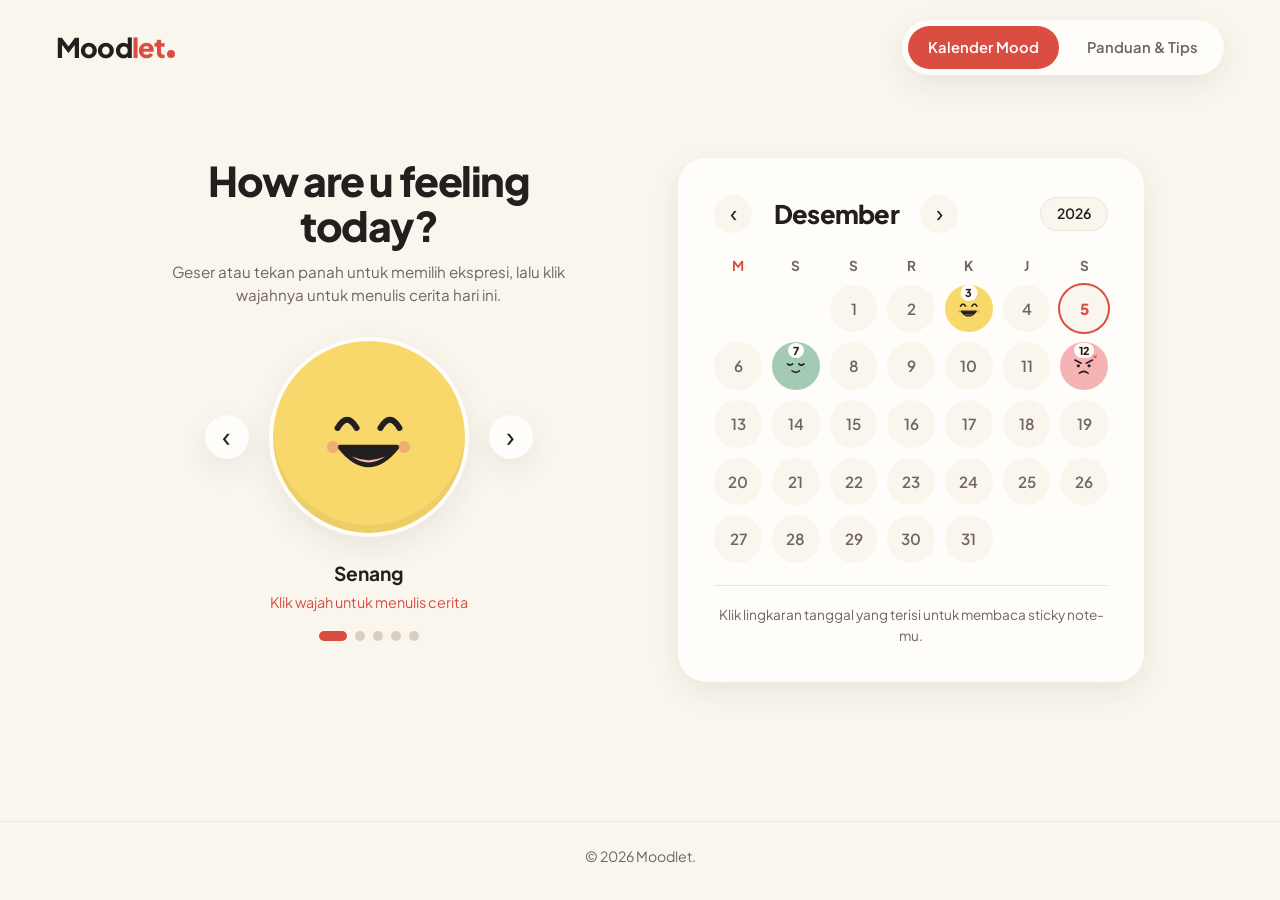
<file: index.html>
<!doctype html>
<html lang="id">
  <head>
    <meta charset="UTF-8" />
    <meta name="viewport" content="width=device-width, initial-scale=1" />
    <title>Moodlet — Kalender Mood</title>
    <link rel="preconnect" href="https://fonts.googleapis.com" />
    <link rel="preconnect" href="https://fonts.gstatic.com" crossorigin />
    <link
      href="https://fonts.googleapis.com/css2?family=Plus+Jakarta+Sans:wght@400;500;600;700;800&display=swap"
      rel="stylesheet"
    />
    <link rel="stylesheet" href="style.css" />
  </head>
  <body>
    <header class="site-header">
      <a class="logo" href="index.html" aria-label="Moodlet"
        >Mood<span>let</span><i class="dot"></i
      ></a>
      <button
        class="hamburger"
        id="hamburger"
        aria-label="Buka menu"
        aria-expanded="false"
        aria-controls="mainNav"
      >
        <span></span><span></span><span></span>
      </button>
      <nav class="main-nav" id="mainNav" aria-label="Navigasi utama">
        <a class="pill active" href="index.html" aria-current="page"
          >Kalender Mood</a
        >
        <a class="pill" href="about.html">Panduan &amp; Tips</a>
      </nav>
    </header>

    <main class="split">
      <section class="picker" aria-labelledby="pickerTitle">
        <h1 id="pickerTitle">How are u feeling today?</h1>
        <p class="sub">
          Geser atau tekan panah untuk memilih ekspresi, lalu klik wajahnya
          untuk menulis cerita hari ini.
        </p>

        <div class="carousel" id="carousel">
          <button class="arrow" id="prevMood" aria-label="Mood sebelumnya">
            &lsaquo;
          </button>
          <button
            class="face-circle"
            id="faceCircle"
            aria-label="Pilih mood ini dan tulis catatan"
          ></button>
          <button class="arrow" id="nextMood" aria-label="Mood berikutnya">
            &rsaquo;
          </button>
        </div>
        <p class="mood-label" id="moodLabel" aria-live="polite"></p>
        <p class="mood-hint">Klik wajah untuk menulis cerita</p>
        <div
          class="dots"
          id="dots"
          role="tablist"
          aria-label="Pilihan mood"
        ></div>

        <article class="sticky" id="stickyNote" hidden>
          <div class="tape"></div>
          <button class="close" id="closeNote" aria-label="Tutup catatan">
            &times;
          </button>
          <p class="sticky-date" id="noteDate"></p>
          <label class="sr-only" for="noteText">Cerita hari ini</label>
          <textarea
            id="noteText"
            rows="5"
            maxlength="400"
            placeholder="Ceritakan harimu di sini..."
          ></textarea>
          <button class="btn" id="saveNote">Tempel ke Kalender</button>
        </article>
      </section>

      <section class="calendar-card" aria-labelledby="monthTitle">
        <div class="cal-head">
          <div class="cal-nav">
            <button
              class="arrow small"
              id="prevMonth"
              aria-label="Bulan sebelumnya"
            >
              &lsaquo;
            </button>
            <h2 id="monthTitle"></h2>
            <button
              class="arrow small"
              id="nextMonth"
              aria-label="Bulan berikutnya"
            >
              &rsaquo;
            </button>
          </div>
          <span class="year-badge" id="yearBadge"></span>
        </div>
        <div class="weekdays" aria-hidden="true">
          <span>M</span><span>S</span><span>S</span><span>R</span><span>K</span
          ><span>J</span><span>S</span>
        </div>
        <div class="grid" id="calendarGrid"></div>
        <p class="cal-hint">
          Klik lingkaran tanggal yang terisi untuk membaca sticky note-mu.
        </p>
      </section>
    </main>

    <div class="modal" id="modal" hidden>
      <div class="modal-backdrop" id="modalBackdrop"></div>
      <article
        class="sticky modal-note"
        role="dialog"
        aria-modal="true"
        aria-labelledby="modalDate"
        id="modalNote"
      >
        <div class="tape"></div>
        <button class="close" id="modalClose" aria-label="Tutup">
          &times;
        </button>
        <div class="modal-face" id="modalFace"></div>
        <p class="sticky-date" id="modalDate"></p>
        <p class="modal-mood" id="modalMood"></p>
        <p class="modal-text" id="modalText"></p>
        <div class="modal-actions">
          <button class="btn" id="modalEdit">Ubah</button>
          <button class="btn ghost" id="modalDelete">Hapus</button>
        </div>
      </article>
    </div>

    <footer class="site-footer">
      <p>&copy; 2026 Moodlet.</p>
    </footer>

    <script src="script.js"></script>
  </body>
</html>
</file>
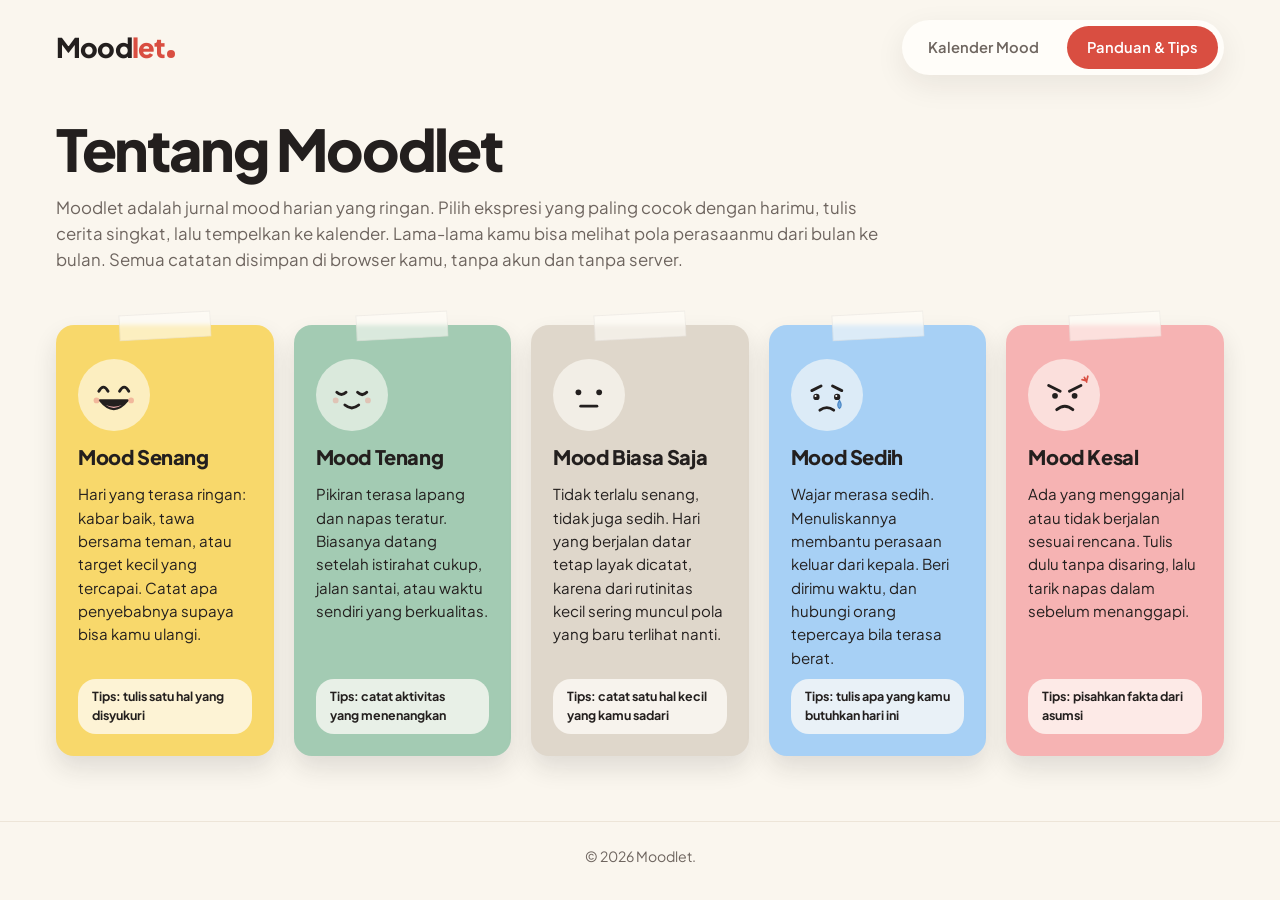
<file: about.html>
<!doctype html>
<html lang="id">
  <head>
    <meta charset="UTF-8" />
    <meta name="viewport" content="width=device-width, initial-scale=1" />
    <title>Moodlet — Panduan &amp; Tips</title>
    <link rel="preconnect" href="https://fonts.googleapis.com" />
    <link rel="preconnect" href="https://fonts.gstatic.com" crossorigin />
    <link
      href="https://fonts.googleapis.com/css2?family=Plus+Jakarta+Sans:wght@400;500;600;700;800&display=swap"
      rel="stylesheet"
    />
    <link rel="stylesheet" href="style.css" />
  </head>
  <body>
    <header class="site-header">
      <a class="logo" href="index.html" aria-label="Moodlet"
        >Mood<span>let</span><i class="dot"></i
      ></a>
      <button
        class="hamburger"
        id="hamburger"
        aria-label="Buka menu"
        aria-expanded="false"
        aria-controls="mainNav"
      >
        <span></span><span></span><span></span>
      </button>
      <nav class="main-nav" id="mainNav" aria-label="Navigasi utama">
        <a class="pill" href="index.html">Kalender Mood</a>
        <a class="pill active" href="about.html" aria-current="page"
          >Panduan &amp; Tips</a
        >
      </nav>
    </header>

    <main class="about">
      <section class="about-intro">
        <h1>Tentang Moodlet</h1>
        <p>
          Moodlet adalah jurnal mood harian yang ringan. Pilih ekspresi yang
          paling cocok dengan harimu, tulis cerita singkat, lalu tempelkan ke
          kalender. Lama-lama kamu bisa melihat pola perasaanmu dari bulan ke
          bulan. Semua catatan disimpan di browser kamu, tanpa akun dan tanpa
          server.
        </p>
      </section>

      <section class="notes-grid" aria-label="Kategori mood">
        <article class="sticky about-note" style="--note: #f8d86b">
          <div class="tape"></div>
          <div class="about-face" data-face="senang"></div>
          <h2>Mood Senang</h2>
          <p>
            Hari yang terasa ringan: kabar baik, tawa bersama teman, atau target
            kecil yang tercapai. Catat apa penyebabnya supaya bisa kamu ulangi.
          </p>
          <span class="tag">Tips: tulis satu hal yang disyukuri</span>
        </article>

        <article class="sticky about-note" style="--note: #a3cbb3">
          <div class="tape"></div>
          <div class="about-face" data-face="tenang"></div>
          <h2>Mood Tenang</h2>
          <p>
            Pikiran terasa lapang dan napas teratur. Biasanya datang setelah
            istirahat cukup, jalan santai, atau waktu sendiri yang berkualitas.
          </p>
          <span class="tag">Tips: catat aktivitas yang menenangkan</span>
        </article>

        <article class="sticky about-note" style="--note: #dfd7cb">
          <div class="tape"></div>
          <div class="about-face" data-face="biasa"></div>
          <h2>Mood Biasa Saja</h2>
          <p>
            Tidak terlalu senang, tidak juga sedih. Hari yang berjalan datar
            tetap layak dicatat, karena dari rutinitas kecil sering muncul pola
            yang baru terlihat nanti.
          </p>
          <span class="tag">Tips: catat satu hal kecil yang kamu sadari</span>
        </article>

        <article class="sticky about-note" style="--note: #a7d0f5">
          <div class="tape"></div>
          <div class="about-face" data-face="sedih"></div>
          <h2>Mood Sedih</h2>
          <p>
            Wajar merasa sedih. Menuliskannya membantu perasaan keluar dari
            kepala. Beri dirimu waktu, dan hubungi orang tepercaya bila terasa
            berat.
          </p>
          <span class="tag">Tips: tulis apa yang kamu butuhkan hari ini</span>
        </article>

        <article class="sticky about-note" style="--note: #f6b3b3">
          <div class="tape"></div>
          <div class="about-face" data-face="kesal"></div>
          <h2>Mood Kesal</h2>
          <p>
            Ada yang mengganjal atau tidak berjalan sesuai rencana. Tulis dulu
            tanpa disaring, lalu tarik napas dalam sebelum menanggapi.
          </p>
          <span class="tag">Tips: pisahkan fakta dari asumsi</span>
        </article>
      </section>
    </main>

    <footer class="site-footer">
      <p>&copy; 2026 Moodlet.</p>
    </footer>

    <script src="script.js"></script>
  </body>
</html>
</file>
<file: style.css>
:root {
  --bg: #faf6ee;
  --card: #fffdf9;
  --text: #231f1e;
  --muted: #6e655f;
  --accent: #d94e41;
  --line: #ede5d8;
  --note: #f8d86b;
  --shadow: 0 10px 30px rgba(35, 31, 30, 0.08);
}

* {
  box-sizing: border-box;
  margin: 0;
  padding: 0;
}
html {
  scroll-behavior: smooth;
}
body {
  font-family: "Plus Jakarta Sans", system-ui, sans-serif;
  background: var(--bg);
  color: var(--text);
  line-height: 1.55;
  min-height: 100vh;
  display: flex;
  flex-direction: column;
}
button {
  font: inherit;
  color: inherit;
  cursor: pointer;
  border: 0;
  background: none;
}
button:focus-visible,
a:focus-visible,
textarea:focus-visible {
  outline: 3px solid var(--accent);
  outline-offset: 3px;
}
[hidden] {
  display: none !important;
}
.sr-only {
  position: absolute;
  width: 1px;
  height: 1px;
  overflow: hidden;
  clip: rect(0 0 0 0);
}

/* Header & Navbar */
.site-header {
  display: flex;
  align-items: center;
  justify-content: space-between;
  gap: 16px;
  padding: 20px clamp(20px, 5vw, 56px);
  position: relative;
  z-index: 20;
}
.logo {
  font-size: 1.7rem;
  font-weight: 800;
  letter-spacing: -0.03em;
  text-decoration: none;
  color: var(--text);
  display: inline-flex;
  align-items: baseline;
}
.logo span {
  color: var(--accent);
}
.logo .dot {
  width: 8px;
  height: 8px;
  border-radius: 50%;
  background: var(--accent);
  margin-left: 3px;
  display: inline-block;
}
.main-nav {
  display: flex;
  gap: 8px;
  background: var(--card);
  padding: 6px;
  border-radius: 999px;
  box-shadow: var(--shadow);
}
.pill {
  text-decoration: none;
  color: var(--muted);
  font-weight: 600;
  font-size: 0.92rem;
  padding: 10px 20px;
  border-radius: 999px;
  transition:
    background 0.2s,
    color 0.2s;
}
.pill:hover {
  color: var(--text);
}
.pill.active {
  background: var(--accent);
  color: #fff;
}

.hamburger {
  display: none;
  width: 46px;
  height: 46px;
  border-radius: 50%;
  background: var(--card);
  box-shadow: var(--shadow);
  flex-direction: column;
  align-items: center;
  justify-content: center;
  gap: 5px;
}
.hamburger span {
  display: block;
  width: 20px;
  height: 2px;
  background: var(--text);
  border-radius: 2px;
  transition:
    transform 0.25s,
    opacity 0.25s;
}
.hamburger.open span:nth-child(1) {
  transform: translateY(7px) rotate(45deg);
}
.hamburger.open span:nth-child(2) {
  opacity: 0;
}
.hamburger.open span:nth-child(3) {
  transform: translateY(-7px) rotate(-45deg);
}

/* Layout utama */
.split {
  flex: 1;
  display: grid;
  grid-template-columns: minmax(0, 1fr) minmax(0, 1fr);
  gap: clamp(32px, 6vw, 88px);
  padding: clamp(16px, 7vh, 72px) clamp(20px, 5vw, 56px) 56px;
  max-width: 1120px;
  width: 100%;
  margin: 0 auto;
  align-items: start;
}
.picker {
  display: flex;
  flex-direction: column;
  align-items: center;
  text-align: center;
}
.picker h1 {
  font-size: clamp(1.9rem, 3.2vw, 2.6rem);
  line-height: 1.1;
  font-weight: 800;
  letter-spacing: -0.035em;
  max-width: 12ch;
}
.sub {
  color: var(--muted);
  font-size: 0.95rem;
  max-width: 38ch;
  margin: 12px 0 30px;
}

/* Carousel */
.carousel {
  display: flex;
  align-items: center;
  justify-content: center;
  gap: clamp(8px, 2vw, 20px);
  touch-action: pan-y;
  user-select: none;
}
.arrow {
  width: 44px;
  height: 44px;
  border-radius: 50%;
  background: var(--card);
  box-shadow: var(--shadow);
  font-size: 1.8rem;
  line-height: 1;
  display: grid;
  place-items: center;
  padding-bottom: 4px;
  transition:
    background 0.2s,
    color 0.2s,
    transform 0.15s;
}
.arrow:hover {
  background: var(--accent);
  color: #fff;
}
.arrow:active {
  transform: scale(0.92);
}
.arrow.small {
  width: 38px;
  height: 38px;
  font-size: 1.5rem;
  box-shadow: none;
  background: var(--bg);
}
.face-circle {
  width: clamp(168px, 17vw, 200px);
  border: 4px solid var(--card);
  aspect-ratio: 1;
  border-radius: 50%;
  background: var(--mood, #f8d86b);
  display: grid;
  place-items: center;
  box-shadow:
    var(--shadow),
    inset 0 -8px 0 rgba(35, 31, 30, 0.05);
  transition:
    background 0.3s,
    transform 0.2s;
}
.face-circle:hover {
  transform: scale(1.03);
}
.face-circle svg {
  width: 62%;
  height: 62%;
}
.face-circle.swap svg {
  animation: pop 0.3s ease;
}
@keyframes pop {
  from {
    transform: scale(0.8) rotate(-6deg);
    opacity: 0.3;
  }
  to {
    transform: none;
    opacity: 1;
  }
}
.mood-label {
  margin-top: 22px;
  font-weight: 700;
  font-size: 1.2rem;
}
.mood-hint {
  color: var(--accent);
  font-size: 0.9rem;
  margin-top: 2px;
}
.dots {
  display: flex;
  gap: 8px;
  margin-top: 18px;
}
.dots button {
  width: 10px;
  height: 10px;
  border-radius: 50%;
  background: #d8cfc2;
  transition:
    width 0.25s,
    background 0.25s;
}
.dots button.active {
  width: 28px;
  border-radius: 999px;
  background: var(--accent);
}

/* Sticky note */
.sticky {
  position: relative;
  background: var(--note);
  border-radius: 18px;
  padding: 34px 22px 22px;
  box-shadow: 0 12px 24px rgba(35, 31, 30, 0.12);
  text-align: left;
}
.tape {
  position: absolute;
  top: -12px;
  left: 50%;
  width: 92px;
  height: 26px;
  background: rgba(255, 253, 249, 0.6);
  border: 1px solid rgba(35, 31, 30, 0.06);
  transform: translateX(-50%) rotate(-3deg);
  backdrop-filter: blur(2px);
}
#stickyNote {
  width: min(100%, 420px);
  margin-top: 36px;
  transform: rotate(-1.2deg);
  animation: drop 0.35s ease;
}
@keyframes drop {
  from {
    opacity: 0;
    transform: translateY(-14px) rotate(-1.2deg);
  }
  to {
    opacity: 1;
    transform: rotate(-1.2deg);
  }
}
.close {
  position: absolute;
  top: 10px;
  right: 12px;
  width: 30px;
  height: 30px;
  border-radius: 50%;
  font-size: 1.4rem;
  line-height: 1;
  background: rgba(255, 253, 249, 0.55);
}
.close:hover {
  background: var(--card);
}
.sticky-date {
  font-weight: 800;
  font-size: 1.05rem;
  margin-bottom: 10px;
}
textarea {
  width: 100%;
  resize: vertical;
  min-height: 110px;
  padding: 12px 14px;
  border: 0;
  border-radius: 12px;
  background: rgba(255, 253, 249, 0.6);
  font: inherit;
  color: var(--text);
  line-height: 1.6;
}
textarea::placeholder {
  color: var(--muted);
}
.btn {
  margin-top: 14px;
  padding: 12px 22px;
  border-radius: 999px;
  background: var(--accent);
  color: #fff;
  font-weight: 700;
  transition:
    transform 0.15s,
    filter 0.2s;
}
.btn:hover {
  filter: brightness(1.07);
}
.btn:active {
  transform: scale(0.97);
}
.btn.ghost {
  background: rgba(255, 253, 249, 0.7);
  color: var(--text);
}

/* Kalender */
.calendar-card {
  background: var(--card);
  border-radius: 28px;
  padding: clamp(20px, 3vw, 36px);
  box-shadow: var(--shadow);
  width: 100%;
  max-width: 540px;
  justify-self: center;
}
.cal-head {
  display: flex;
  align-items: center;
  justify-content: space-between;
  margin-bottom: 22px;
  gap: 10px;
}
.cal-nav {
  display: flex;
  align-items: center;
  gap: 12px;
}
.cal-nav h2 {
  font-size: clamp(1.3rem, 2.2vw, 1.6rem);
  font-weight: 800;
  letter-spacing: -0.03em;
  min-width: 8ch;
  text-align: center;
}
.year-badge {
  background: var(--bg);
  border: 1px solid var(--line);
  color: var(--text);
  font-weight: 600;
  padding: 5px 16px;
  border-radius: 999px;
  font-size: 0.88rem;
}
.weekdays,
.grid {
  display: grid;
  grid-template-columns: repeat(7, minmax(0, 1fr));
  gap: clamp(4px, 1vw, 10px);
}
.weekdays span:first-child {
  color: var(--accent);
}
.weekdays {
  margin-bottom: 8px;
  text-align: center;
  color: var(--muted);
  font-weight: 700;
  font-size: 0.85rem;
}
.cell {
  position: relative;
  aspect-ratio: 1;
  border-radius: 50%;
  background: var(--bg);
  display: grid;
  place-items: center;
  font-weight: 600;
  font-size: clamp(0.78rem, 1.3vw, 0.95rem);
  color: var(--muted);
  transition:
    transform 0.15s,
    box-shadow 0.2s;
}
.cell:hover {
  transform: scale(1.08);
  box-shadow: 0 0 0 2px var(--accent);
}
.cell.empty {
  background: none;
  pointer-events: none;
}
.cell.today {
  box-shadow: 0 0 0 2px var(--accent);
  color: var(--accent);
  font-weight: 800;
}
.cell.filled {
  background: var(--mood);
  color: var(--text);
}
.cell.filled svg {
  width: 66%;
  height: 66%;
}
.cell .num {
  position: absolute;
  top: 2%;
  left: 50%;
  transform: translateX(-50%);
  font-size: clamp(0.55rem, 1vw, 0.68rem);
  font-weight: 800;
  background: var(--card);
  border-radius: 999px;
  padding: 0 5px;
  color: var(--text);
  line-height: 1.4;
}

.cal-hint {
  margin-top: 22px;
  padding-top: 18px;
  border-top: 1px solid var(--line);
  text-align: center;
  color: var(--muted);
  font-size: 0.85rem;
}

/* Modal */
.modal {
  position: fixed;
  inset: 0;
  z-index: 50;
  display: grid;
  place-items: center;
  padding: 20px;
}
.modal-backdrop {
  position: absolute;
  inset: 0;
  background: rgba(35, 31, 30, 0.45);
}
.modal-note {
  position: relative;
  width: min(100%, 400px);
  text-align: center;
  animation: drop 0.3s ease;
}
.modal-face {
  width: 96px;
  height: 96px;
  margin: 0 auto 10px;
  border-radius: 50%;
  background: rgba(255, 253, 249, 0.6);
  display: grid;
  place-items: center;
}
.modal-face svg {
  width: 80%;
  height: 80%;
}
.modal-mood {
  font-weight: 700;
  color: var(--muted);
  margin-bottom: 12px;
}
.modal-text {
  background: rgba(255, 253, 249, 0.6);
  border-radius: 12px;
  padding: 14px;
  text-align: left;
  white-space: pre-wrap;
  word-break: break-word;
  max-height: 40vh;
  overflow: auto;
}
.modal-actions {
  display: flex;
  gap: 10px;
  justify-content: center;
}

/* About */
.about {
  flex: 1;
  max-width: 1320px;
  width: 100%;
  margin: 0 auto;
  padding: 24px clamp(20px, 5vw, 56px) 56px;
}
.about-intro {
  max-width: 70ch;
  margin-bottom: 52px;
}
.about-intro h1 {
  font-size: clamp(2.2rem, 5vw, 3.6rem);
  font-weight: 800;
  letter-spacing: -0.04em;
  line-height: 1.05;
  margin-bottom: 16px;
}
.about-intro p {
  color: var(--muted);
  font-size: 1.05rem;
}
.notes-grid {
  display: grid;
  grid-template-columns: repeat(5, minmax(0, 1fr));
  gap: 28px 20px;
  align-items: stretch;
}
.about-note {
  --note: #f8d86b;
  background: var(--note);
  display: flex;
  flex-direction: column;
  gap: 10px;
}
.about-note h2 {
  font-size: 1.25rem;
  font-weight: 800;
  letter-spacing: -0.02em;
}
.about-note p {
  font-size: 0.94rem;
  flex: 1;
}
.about-face {
  width: 72px;
  height: 72px;
  border-radius: 50%;
  background: rgba(255, 253, 249, 0.6);
  display: grid;
  place-items: center;
}
.about-face svg {
  width: 80%;
  height: 80%;
}
.tag {
  align-self: flex-start;
  background: rgba(255, 253, 249, 0.75);
  font-size: 0.78rem;
  font-weight: 700;
  padding: 8px 14px;
  border-radius: 18px;
}

/* Footer */
.site-footer {
  text-align: center;
  color: var(--muted);
  font-size: 0.88rem;
  padding: 24px 20px 32px;
  border-top: 1px solid var(--line);
}

/* Responsif */
@media (max-width: 1100px) {
  .notes-grid {
    grid-template-columns: repeat(2, minmax(0, 1fr));
  }
  .notes-grid .about-note:nth-child(n) {
    grid-column: auto;
  }
  .notes-grid .about-note:last-child {
    grid-column: 1 / -1;
    width: calc(50% - 10px);
    justify-self: center;
  }
  .split {
    gap: 28px;
  }
}
@media (max-width: 860px) {
  .split {
    grid-template-columns: 1fr;
  }
  .picker {
    padding-top: 8px;
  }
}
@media (max-width: 720px) {
  .hamburger {
    display: flex;
  }
  .main-nav {
    position: absolute;
    top: calc(100% - 6px);
    right: clamp(20px, 5vw, 56px);
    flex-direction: column;
    border-radius: 22px;
    padding: 10px;
    min-width: 210px;
    opacity: 0;
    visibility: hidden;
    transform: translateY(-8px);
    transition:
      opacity 0.2s,
      transform 0.2s,
      visibility 0.2s;
  }
  .main-nav.open {
    opacity: 1;
    visibility: visible;
    transform: none;
  }
  .pill {
    text-align: center;
  }
}
@media (max-width: 560px) {
  .notes-grid {
    grid-template-columns: 1fr;
  }
  .notes-grid .about-note:last-child {
    width: 100%;
  }
  .about-note:nth-child(n) {
    margin-top: 0;
  }
  .arrow {
    width: 40px;
    height: 40px;
  }
  .cal-nav h2 {
    min-width: 7ch;
  }
}
@media (prefers-reduced-motion: reduce) {
  * {
    animation: none !important;
    transition: none !important;
  }
}
</file>
